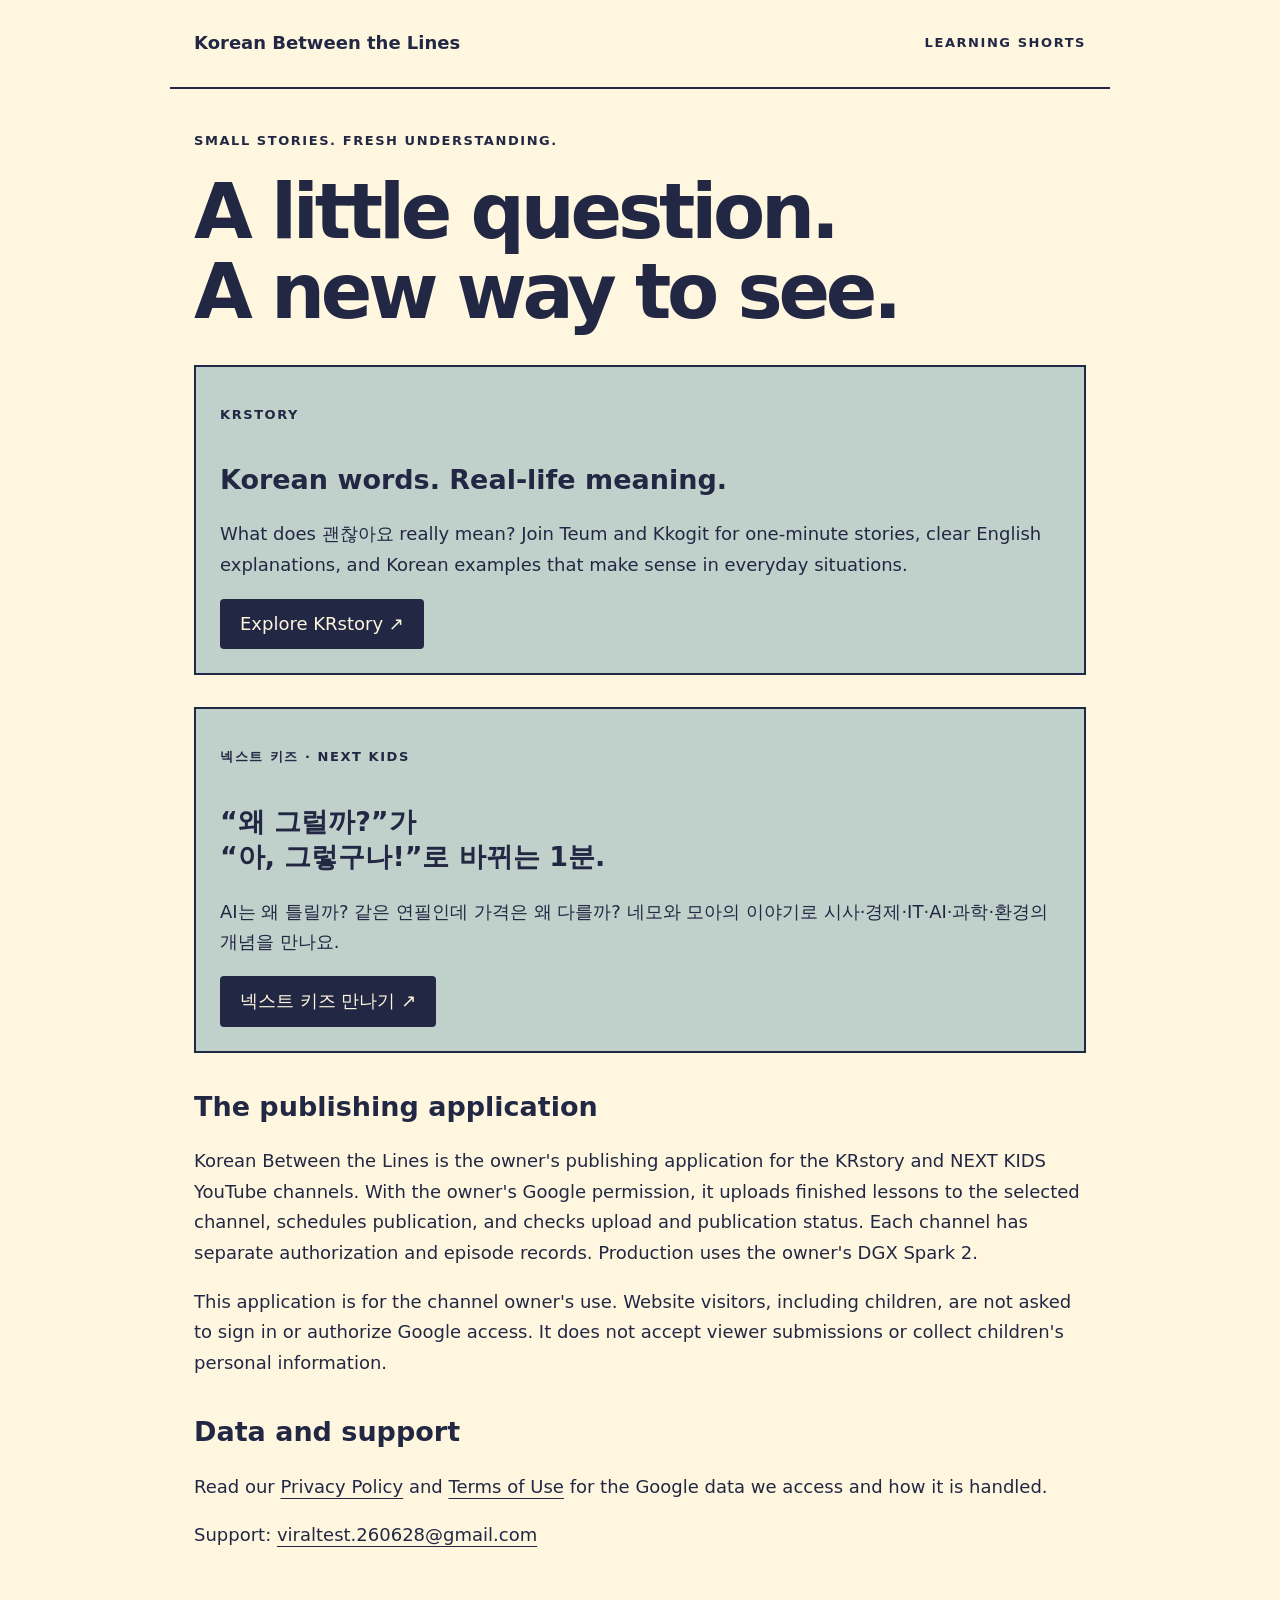
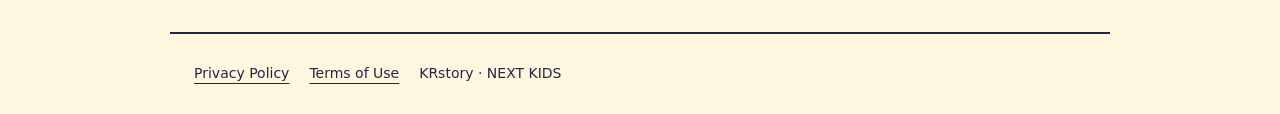
<file: index.html>
<!doctype html><html lang="en"><head><meta charset="utf-8"><meta name="viewport" content="width=device-width,initial-scale=1"><meta name="description" content="One-minute discoveries: Korean in context with KRstory and curious kids learning with NEXT KIDS."><title>Korean Between the Lines · Learning Shorts</title><link rel="stylesheet" href="style.css"></head><body><header><a href="./">Korean Between the Lines</a><span class="eyebrow">Learning Shorts</span></header><main><p class="eyebrow">Small stories. Fresh understanding.</p><h1>A little question.<br>A new way to see.</h1><div class="cast"><p class="eyebrow">KRstory</p><h2>Korean words. Real-life meaning.</h2><p>What does 괜찮아요 really mean? Join Teum and Kkogit for one-minute stories, clear English explanations, and Korean examples that make sense in everyday situations.</p><a class="button" href="https://www.youtube.com/channel/UCGZrC51sNzQeFHaSPcDeOCQ">Explore KRstory ↗</a></div><div class="cast" lang="ko"><p class="eyebrow">넥스트 키즈 · NEXT KIDS</p><h2>“왜 그럴까?”가<br>“아, 그렇구나!”로 바뀌는 1분.</h2><p>AI는 왜 틀릴까? 같은 연필인데 가격은 왜 다를까? 네모와 모아의 이야기로 시사·경제·IT·AI·과학·환경의 개념을 만나요.</p><a class="button" href="https://www.youtube.com/channel/UCewRTb9P4R0N1MnQ_A_dXWw">넥스트 키즈 만나기 ↗</a></div><h2>The publishing application</h2><p>Korean Between the Lines is the owner's publishing application for the KRstory and NEXT KIDS YouTube channels. With the owner's Google permission, it uploads finished lessons to the selected channel, schedules publication, and checks upload and publication status. Each channel has separate authorization and episode records. Production uses the owner's DGX Spark 2.</p><p>This application is for the channel owner's use. Website visitors, including children, are not asked to sign in or authorize Google access. It does not accept viewer submissions or collect children's personal information.</p><h2>Data and support</h2><p>Read our <a href="privacy.html">Privacy Policy</a> and <a href="terms.html">Terms of Use</a> for the Google data we access and how it is handled.</p><p>Support: <a href="mailto:viraltest.260628@gmail.com">viraltest.260628@gmail.com</a></p></main><footer><a href="privacy.html">Privacy Policy</a><a href="terms.html">Terms of Use</a><span>KRstory · NEXT KIDS</span></footer></body></html>
</file>
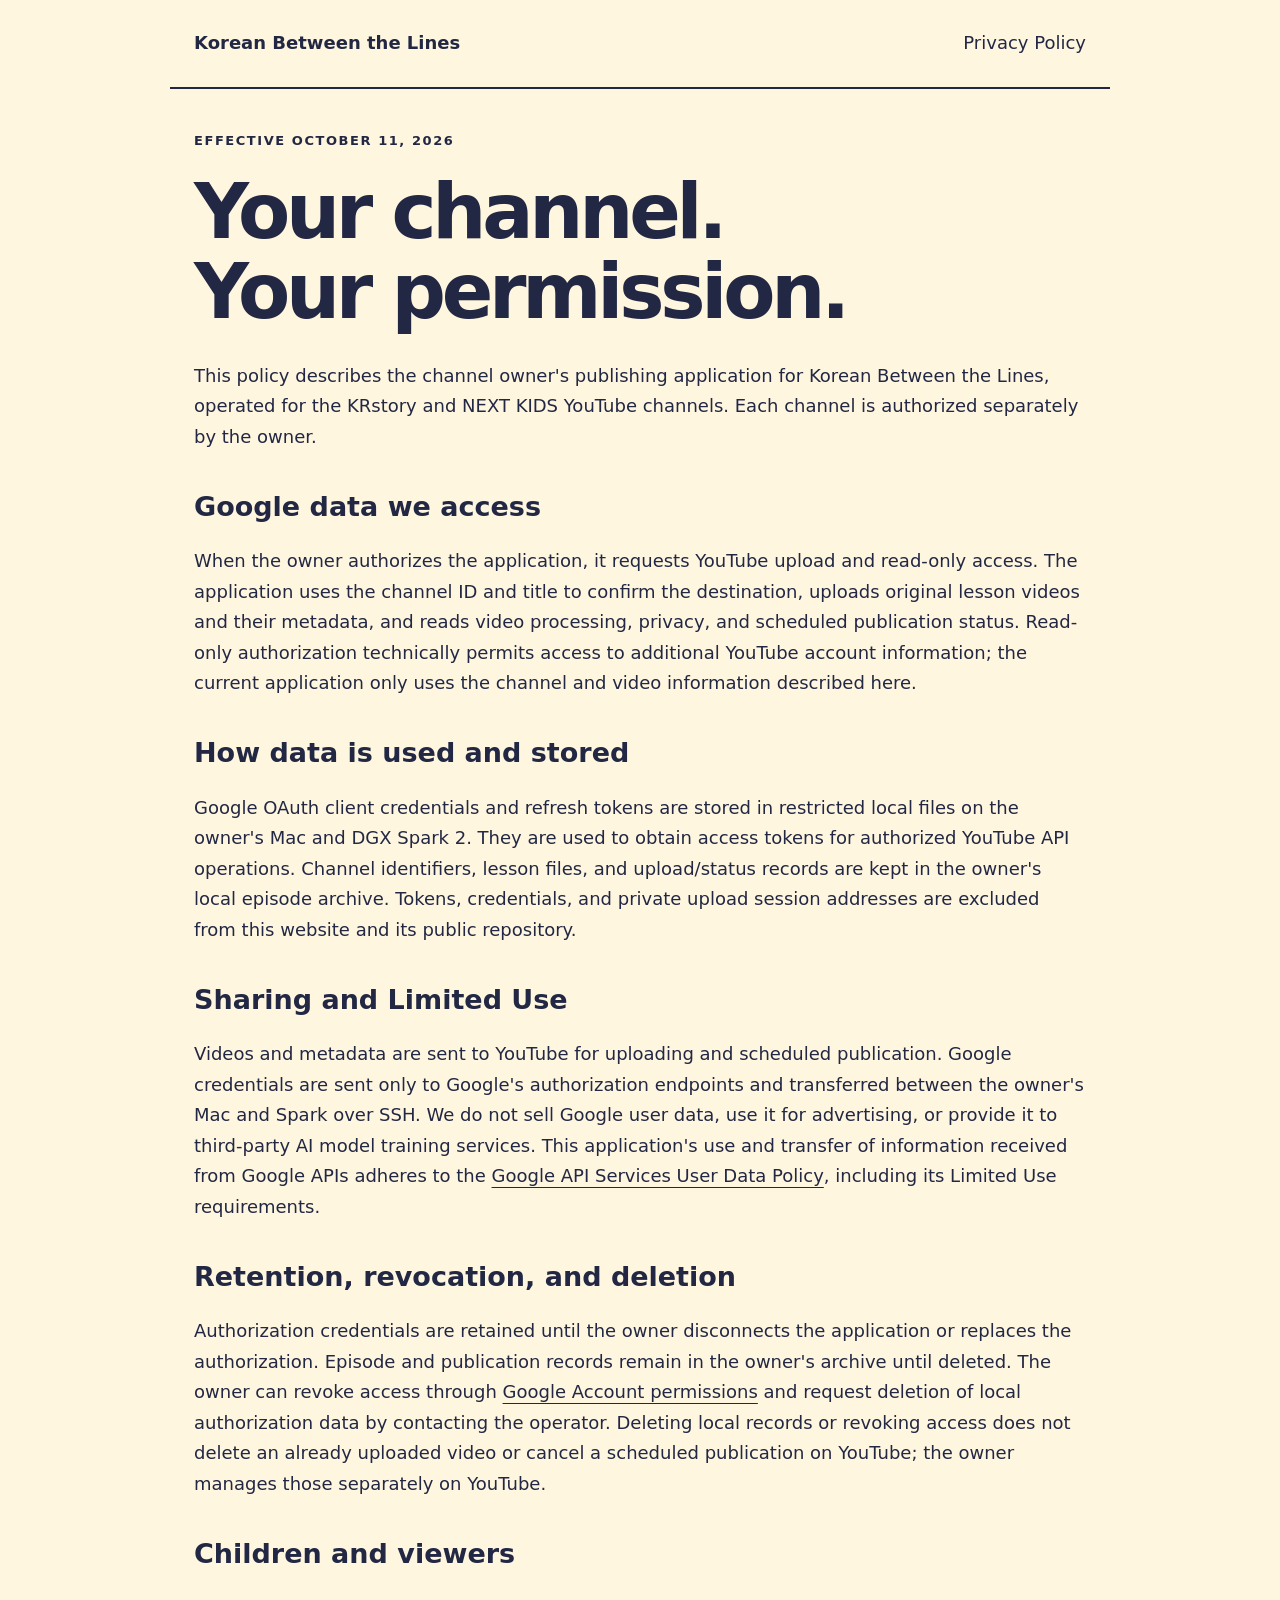
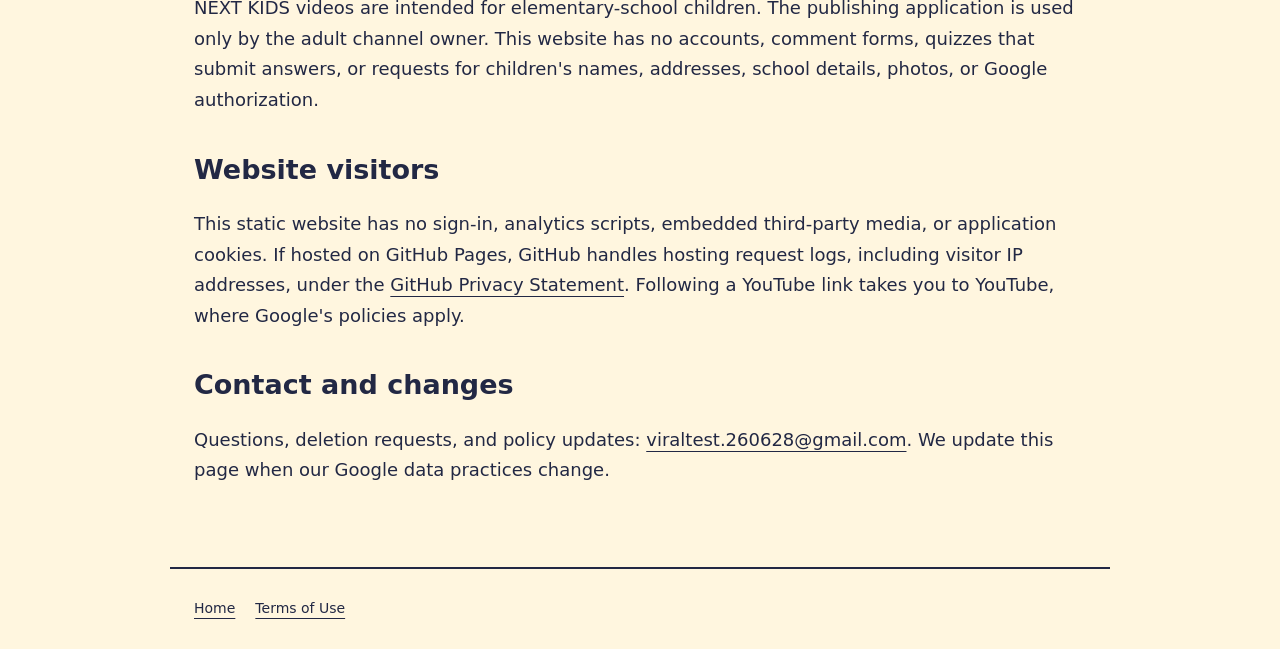
<file: privacy.html>
<!doctype html><html lang="en"><head><meta charset="utf-8"><meta name="viewport" content="width=device-width,initial-scale=1"><title>Privacy Policy · Korean Between the Lines</title><link rel="stylesheet" href="style.css"></head><body><header><a href="./">Korean Between the Lines</a><span>Privacy Policy</span></header><main><p class="eyebrow">Effective October 11, 2026</p><h1>Your channel.<br>Your permission.</h1><p>This policy describes the channel owner's publishing application for Korean Between the Lines, operated for the KRstory and NEXT KIDS YouTube channels. Each channel is authorized separately by the owner.</p><h2>Google data we access</h2><p>When the owner authorizes the application, it requests YouTube upload and read-only access. The application uses the channel ID and title to confirm the destination, uploads original lesson videos and their metadata, and reads video processing, privacy, and scheduled publication status. Read-only authorization technically permits access to additional YouTube account information; the current application only uses the channel and video information described here.</p><h2>How data is used and stored</h2><p>Google OAuth client credentials and refresh tokens are stored in restricted local files on the owner's Mac and DGX Spark 2. They are used to obtain access tokens for authorized YouTube API operations. Channel identifiers, lesson files, and upload/status records are kept in the owner's local episode archive. Tokens, credentials, and private upload session addresses are excluded from this website and its public repository.</p><h2>Sharing and Limited Use</h2><p>Videos and metadata are sent to YouTube for uploading and scheduled publication. Google credentials are sent only to Google's authorization endpoints and transferred between the owner's Mac and Spark over SSH. We do not sell Google user data, use it for advertising, or provide it to third-party AI model training services. This application's use and transfer of information received from Google APIs adheres to the <a href="https://developers.google.com/terms/api-services-user-data-policy">Google API Services User Data Policy</a>, including its Limited Use requirements.</p><h2>Retention, revocation, and deletion</h2><p>Authorization credentials are retained until the owner disconnects the application or replaces the authorization. Episode and publication records remain in the owner's archive until deleted. The owner can revoke access through <a href="https://myaccount.google.com/permissions">Google Account permissions</a> and request deletion of local authorization data by contacting the operator. Deleting local records or revoking access does not delete an already uploaded video or cancel a scheduled publication on YouTube; the owner manages those separately on YouTube.</p><h2>Children and viewers</h2><p>NEXT KIDS videos are intended for elementary-school children. The publishing application is used only by the adult channel owner. This website has no accounts, comment forms, quizzes that submit answers, or requests for children's names, addresses, school details, photos, or Google authorization.</p><h2>Website visitors</h2><p>This static website has no sign-in, analytics scripts, embedded third-party media, or application cookies. If hosted on GitHub Pages, GitHub handles hosting request logs, including visitor IP addresses, under the <a href="https://docs.github.com/en/site-policy/privacy-policies/github-general-privacy-statement">GitHub Privacy Statement</a>. Following a YouTube link takes you to YouTube, where Google's policies apply.</p><h2>Contact and changes</h2><p>Questions, deletion requests, and policy updates: <a href="mailto:viraltest.260628@gmail.com">viraltest.260628@gmail.com</a>. We update this page when our Google data practices change.</p></main><footer><a href="./">Home</a><a href="terms.html">Terms of Use</a></footer></body></html>
</file>
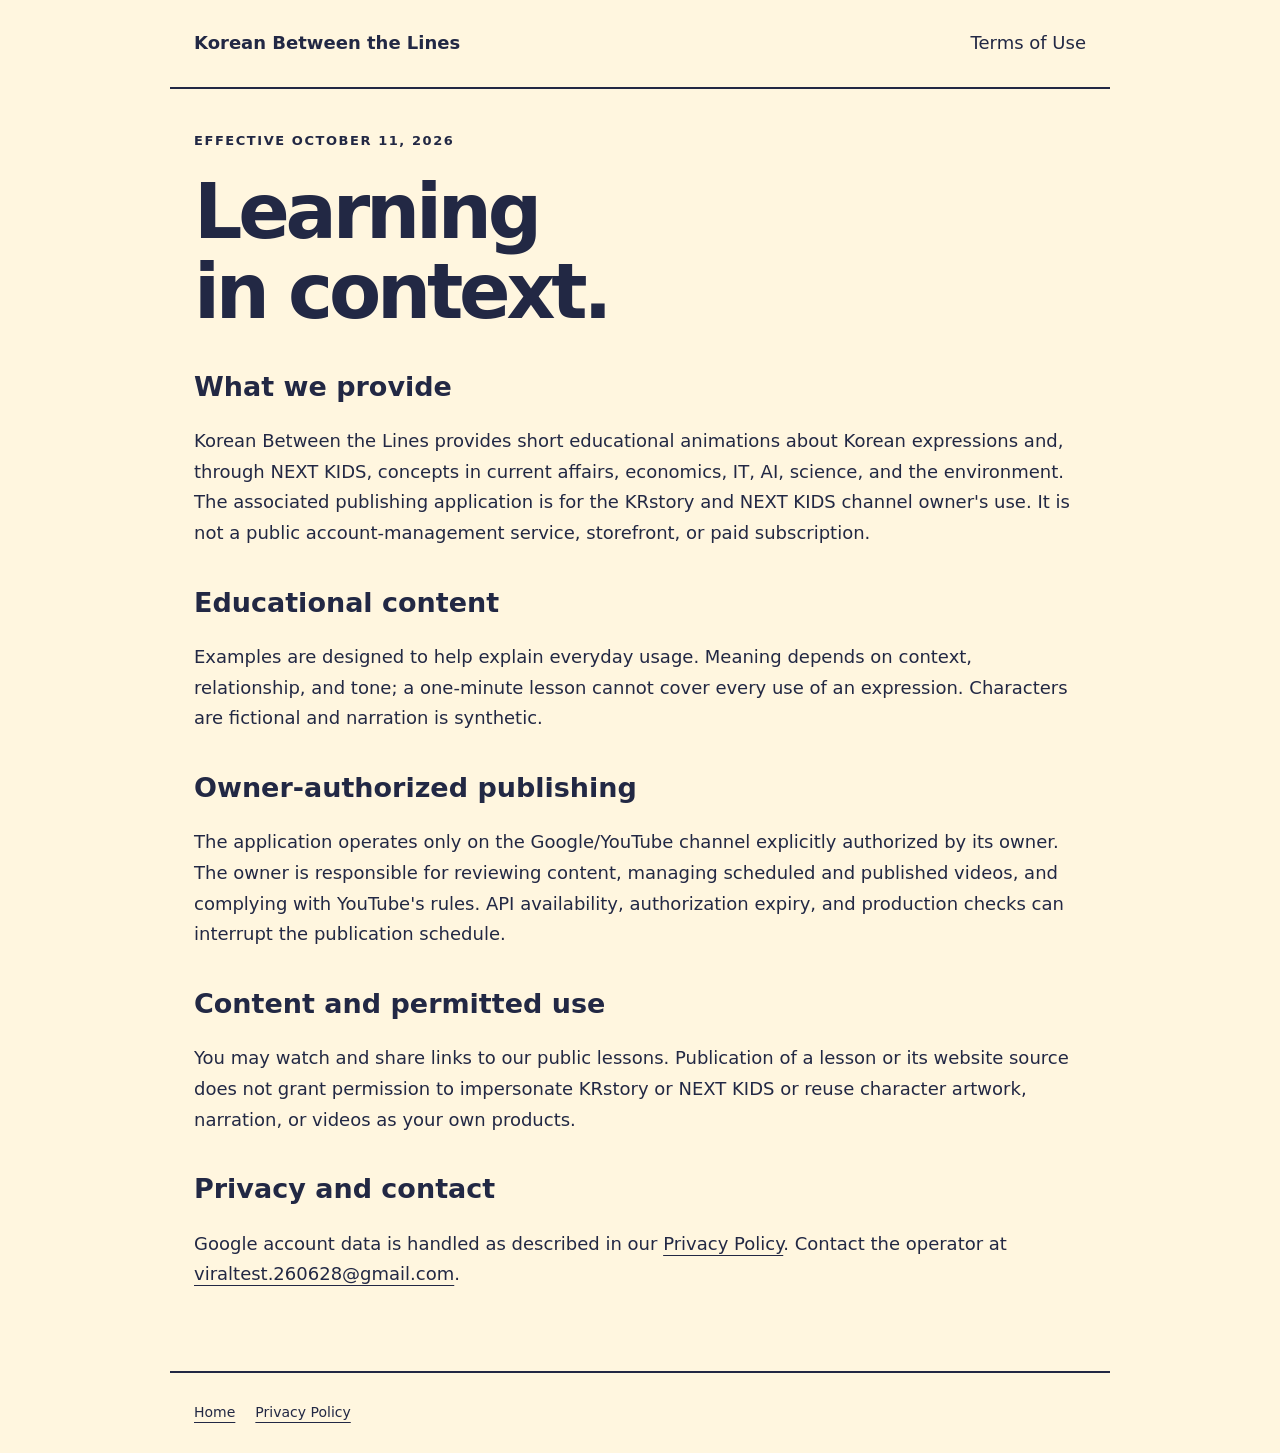
<file: terms.html>
<!doctype html><html lang="en"><head><meta charset="utf-8"><meta name="viewport" content="width=device-width,initial-scale=1"><title>Terms of Use · Korean Between the Lines</title><link rel="stylesheet" href="style.css"></head><body><header><a href="./">Korean Between the Lines</a><span>Terms of Use</span></header><main><p class="eyebrow">Effective October 11, 2026</p><h1>Learning<br>in context.</h1><h2>What we provide</h2><p>Korean Between the Lines provides short educational animations about Korean expressions and, through NEXT KIDS, concepts in current affairs, economics, IT, AI, science, and the environment. The associated publishing application is for the KRstory and NEXT KIDS channel owner's use. It is not a public account-management service, storefront, or paid subscription.</p><h2>Educational content</h2><p>Examples are designed to help explain everyday usage. Meaning depends on context, relationship, and tone; a one-minute lesson cannot cover every use of an expression. Characters are fictional and narration is synthetic.</p><h2>Owner-authorized publishing</h2><p>The application operates only on the Google/YouTube channel explicitly authorized by its owner. The owner is responsible for reviewing content, managing scheduled and published videos, and complying with YouTube's rules. API availability, authorization expiry, and production checks can interrupt the publication schedule.</p><h2>Content and permitted use</h2><p>You may watch and share links to our public lessons. Publication of a lesson or its website source does not grant permission to impersonate KRstory or NEXT KIDS or reuse character artwork, narration, or videos as your own products.</p><h2>Privacy and contact</h2><p>Google account data is handled as described in our <a href="privacy.html">Privacy Policy</a>. Contact the operator at <a href="mailto:viraltest.260628@gmail.com">viraltest.260628@gmail.com</a>.</p></main><footer><a href="./">Home</a><a href="privacy.html">Privacy Policy</a></footer></body></html>
</file>
<file: style.css>
:root{color-scheme:light;--ink:#222844;--paper:#fff6df;--mint:#bfd1ca;--coral:#e9836b}*{box-sizing:border-box}body{margin:0;background:var(--paper);color:var(--ink);font:18px/1.7 system-ui,sans-serif}main,header,footer{max-width:940px;margin:auto;padding:28px 24px}header{display:flex;justify-content:space-between;gap:24px;align-items:center;border-bottom:2px solid var(--ink)}header a{font-weight:750;text-decoration:none}a{color:inherit;text-underline-offset:5px}a:focus-visible{outline:3px solid var(--coral);outline-offset:4px}.eyebrow{text-transform:uppercase;letter-spacing:.12em;font-size:13px;font-weight:750}h1{font-size:clamp(38px,8vw,76px);letter-spacing:-.055em;line-height:1.06;margin:20px 0 28px}h2{font-size:27px;line-height:1.3;margin-top:36px}.intro{font-size:23px;max-width:760px}.cast{background:var(--mint);padding:24px;border:2px solid var(--ink);margin:32px 0}.button{display:inline-block;background:var(--ink);color:var(--paper);padding:10px 20px;text-decoration:none;border-radius:4px}.meta,footer{font-size:14px}footer{border-top:2px solid var(--ink);display:flex;flex-wrap:wrap;gap:20px;margin-top:35px}li{margin:8px 0}@media(max-width:520px){header{align-items:flex-start;flex-direction:column;gap:8px}body{font-size:17px}main{padding-top:24px}}
</file>
